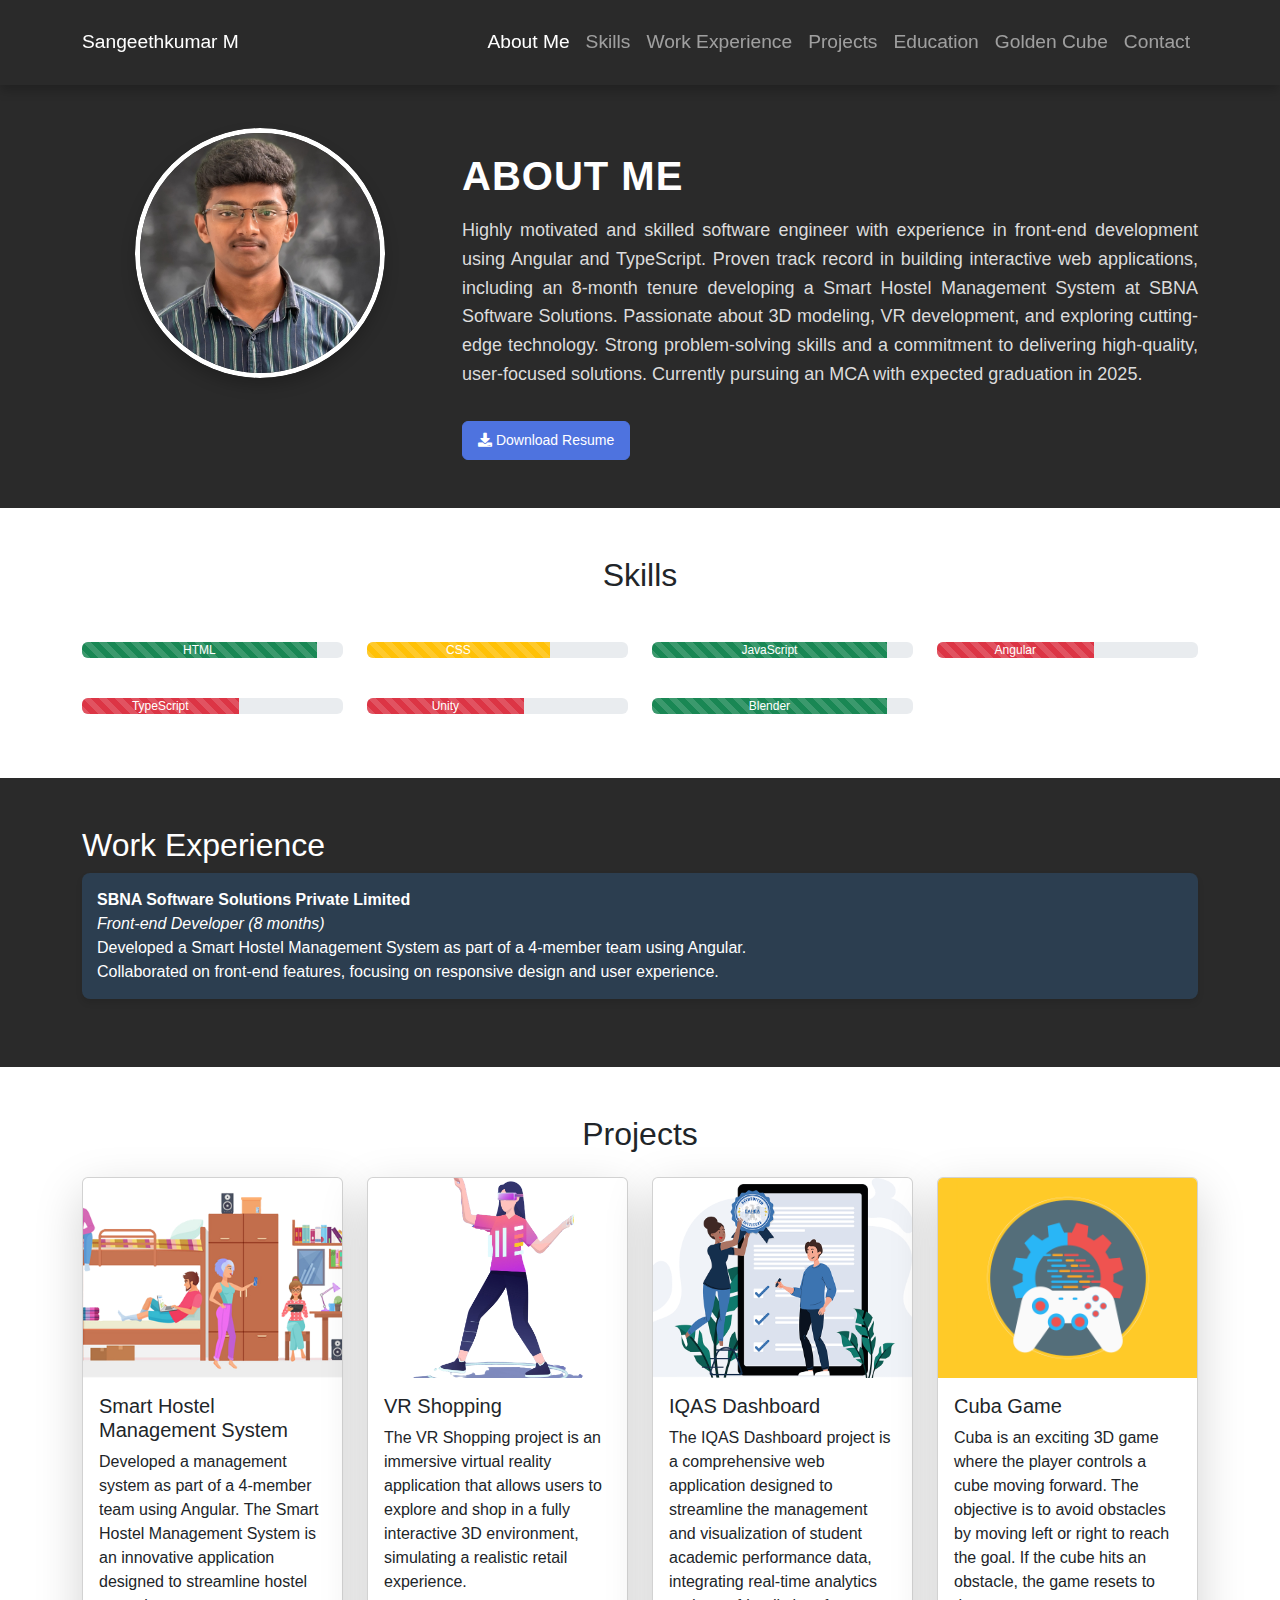
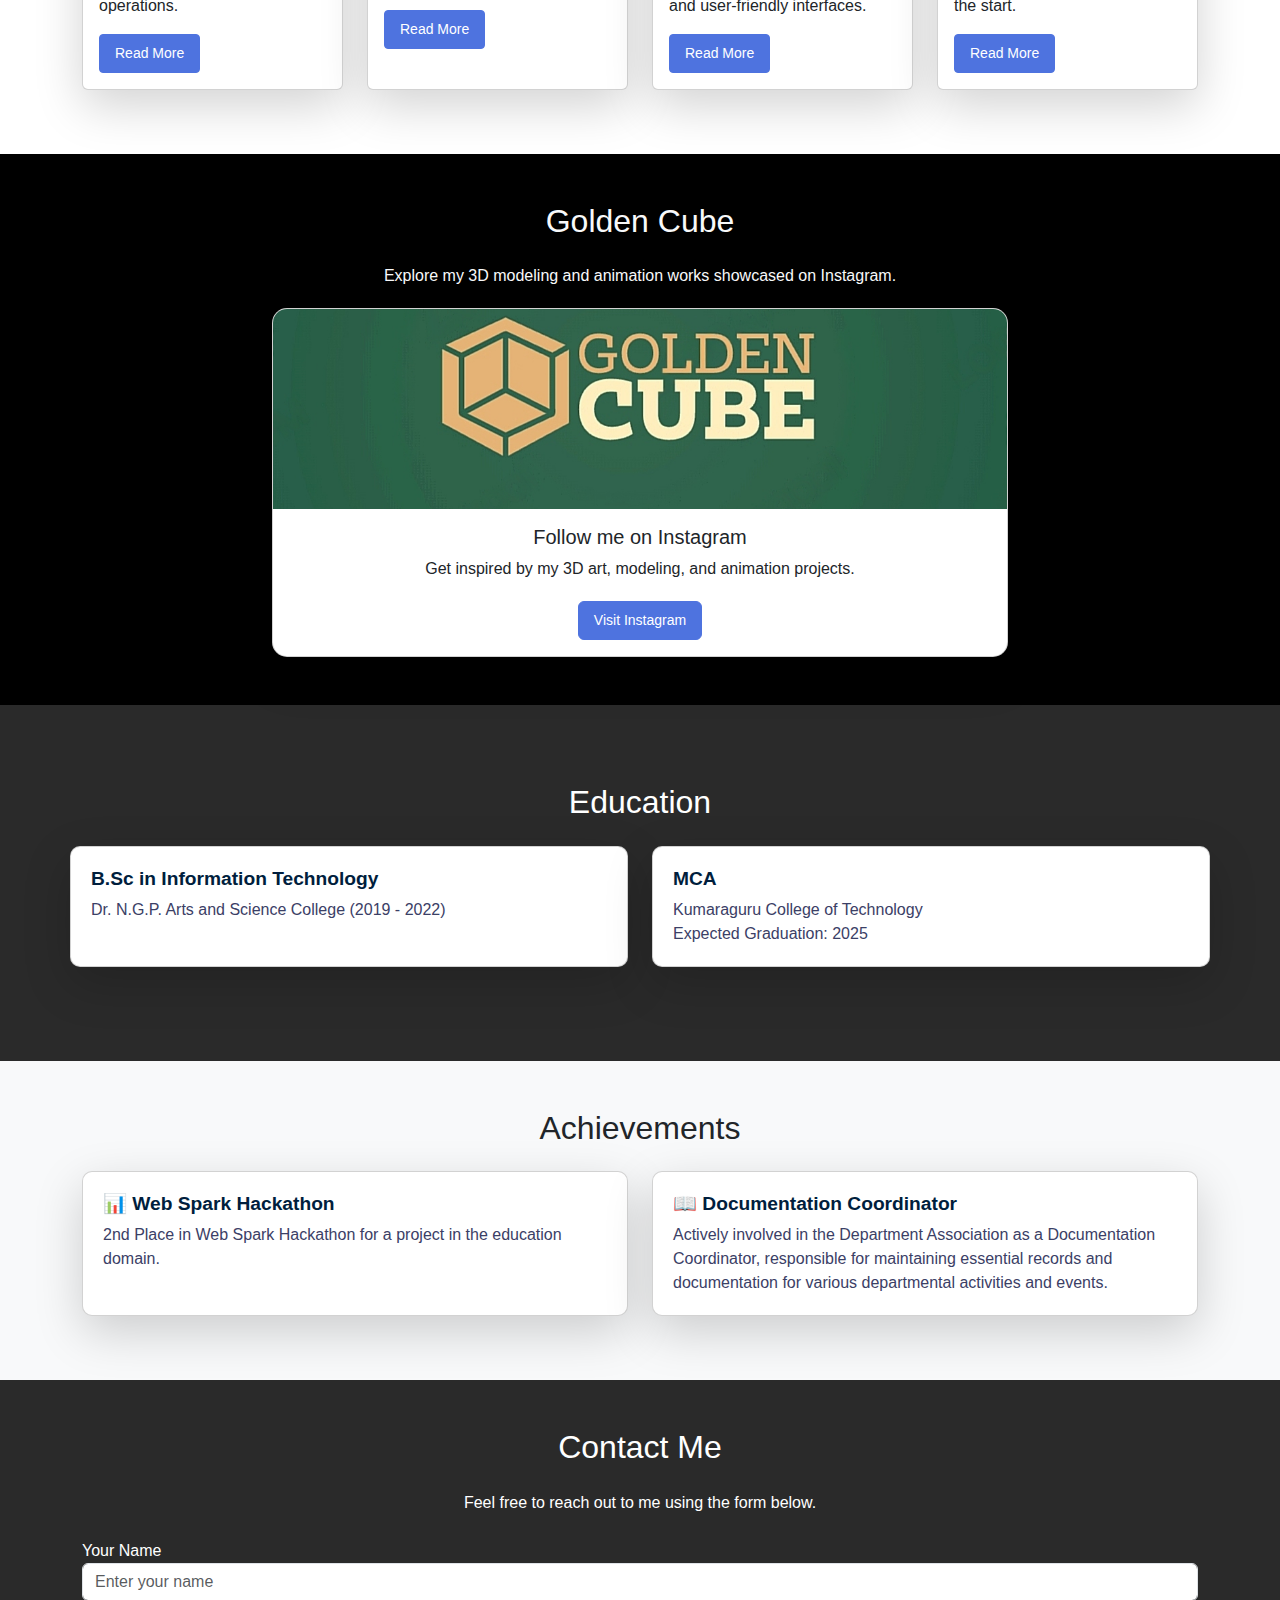
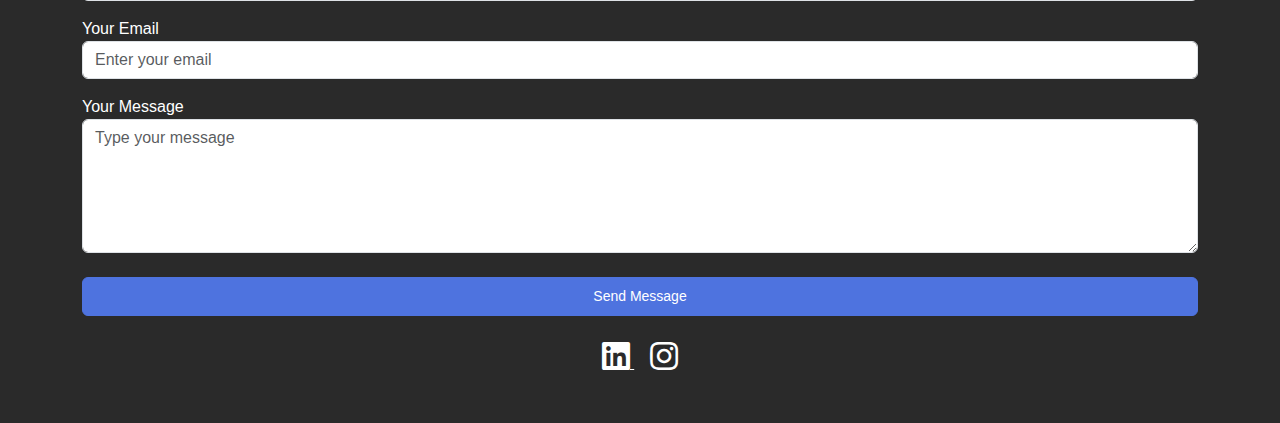
<file: index.html>
<!DOCTYPE html>
<html lang="en">

<head>
    <meta charset="UTF-8">
    <meta name="viewport" content="width=device-width, initial-scale=1.0">
    <title>Sangeethkumar Portfolio</title>
    <link href="https://cdn.jsdelivr.net/npm/bootstrap@5.3.0-alpha1/dist/css/bootstrap.min.css" rel="stylesheet">
    <link rel="stylesheet" href="style.css">
    <link href="https://cdnjs.cloudflare.com/ajax/libs/font-awesome/5.15.4/css/all.min.css" rel="stylesheet">
</head>

<body data-bs-spy="scroll" data-bs-target="#navbar" data-bs-offset="70">

    <!-- Navbar -->
    <nav class="navbar navbar-expand-lg navbar-dark bg-dark fixed-top">
        <div class="container">
            <a class="navbar-brand" href="#">Sangeethkumar M</a>
            <button class="navbar-toggler" type="button" data-bs-toggle="collapse" data-bs-target="#navbarNav"
                aria-controls="navbarNav" aria-expanded="false" aria-label="Toggle navigation">
                <span class="navbar-toggler-icon"></span>
            </button>
            <div class="collapse navbar-collapse" id="navbarNav">
                <ul class="navbar-nav ms-auto">
                    <li class="nav-item">
                        <a class="nav-link" href="#about">About Me</a>
                    </li>
                    <li class="nav-item">
                        <a class="nav-link" href="#skills">Skills</a>
                    </li>
                    <li class="nav-item">
                        <a class="nav-link" href="#work">Work Experience</a>
                    </li>
                    <li class="nav-item">
                        <a class="nav-link" href="#projects">Projects</a>
                    </li>
                    <li class="nav-item">
                        <a class="nav-link" href="#education">Education</a>
                    </li>
                    <li class="nav-item">
                        <a class="nav-link" href="#golden-cube">Golden Cube</a>
                    </li>
                    <li class="nav-item">
                        <a class="nav-link" href="#contact">Contact</a>
                    </li>
                </ul>
            </div>
        </div>
    </nav>


    <!-- About Me Section -->
<section id="about" class="py-5 bg-dark text-white">
    <div class="container">
        <div class="row">
            <div class="col-md-4 d-flex justify-content-center">
                <div class="photo-frame">
                    <img src="profile.jpeg" alt="Sangeethkumar" class="img-fluid rounded-circle shadow-lg about-img">
                </div>
            </div>
            <div class="col-md-8 pt-4">
                <h2 class="about-heading">About Me</h2>
                <p class="about-text">Highly motivated and skilled software engineer with experience in front-end
                    development using
                    Angular and TypeScript. Proven track record in building interactive web applications, including
                    an 8-month tenure developing a Smart Hostel Management System at SBNA Software Solutions.
                    Passionate about 3D modeling, VR development, and exploring cutting-edge technology. Strong
                    problem-solving skills and a commitment to delivering high-quality, user-focused solutions.
                    Currently pursuing an MCA with expected graduation in 2025.</p>
                <a href="Sangeethkumar_Resume.pdf" download="Sangeethkumar_Resume" class="btn btn-primary mt-3">
                    <i class="fas fa-download"></i> Download Resume
                </a>
            </div>
        </div>
    </div>
</section>




    <!-- Skills Section -->
    <section id="skills" class="py-5">
        <div class="container">
            <h2 class="text-center mb-4">Skills</h2>
            <div class="row">
                <div class="col-md-3 pt-4">
                    <div class="progress mb-3">
                        <div class="progress-bar progress-bar-striped progress-bar-animated bg-success"
                            role="progressbar" style="width: 90%" aria-valuenow="90" aria-valuemin="0"
                            aria-valuemax="100">HTML</div>
                    </div>
                </div>
                <div class="col-md-3 pt-4">
                    <div class="progress mb-3">
                        <div class="progress-bar progress-bar-striped progress-bar-animated bg-warning"
                            role="progressbar" style="width: 70%" aria-valuenow="70" aria-valuemin="0"
                            aria-valuemax="100">CSS</div>
                    </div>
                </div>
                <div class="col-md-3 pt-4">
                    <div class="progress mb-3">
                        <div class="progress-bar progress-bar-striped progress-bar-animated bg-success"
                            role="progressbar" style="width: 90%" aria-valuenow="90" aria-valuemin="0"
                            aria-valuemax="100">JavaScript</div>
                    </div>
                </div>
                <div class="col-md-3 pt-4">
                    <div class="progress mb-3">
                        <div class="progress-bar progress-bar-striped progress-bar-animated bg-danger"
                            role="progressbar" style="width: 60%" aria-valuenow="60" aria-valuemin="0"
                            aria-valuemax="100">Angular</div>
                    </div>
                </div>
                <div class="col-md-3 pt-4">
                    <div class="progress mb-3">
                        <div class="progress-bar progress-bar-striped progress-bar-animated bg-danger"
                            role="progressbar" style="width: 60%" aria-valuenow="60" aria-valuemin="0"
                            aria-valuemax="100">TypeScript</div>
                    </div>
                </div>
                <div class="col-md-3 pt-4">
                    <div class="progress mb-3">
                        <div class="progress-bar progress-bar-striped progress-bar-animated bg-danger"
                            role="progressbar" style="width: 60%" aria-valuenow="60" aria-valuemin="0"
                            aria-valuemax="100">Unity</div>
                    </div>
                </div>
                <div class="col-md-3 pt-4">
                    <div class="progress mb-3">
                        <div class="progress-bar progress-bar-striped progress-bar-animated bg-success"
                            role="progressbar" style="width: 90%" aria-valuenow="90" aria-valuemin="0"
                            aria-valuemax="100">Blender</div>
                    </div>
                </div>
            </div>
        </div>
    </section>

    <!-- Work Experience Section -->
    <section id="work-experience" class="py-5 bg-dark text-white">
        <div class="container">
            <div class="row">
                <div class="col-12">
                    <h2>Work Experience</h2>
                    <p class="work-experience">
                        <strong>SBNA Software Solutions Private Limited</strong><br>
                        <em>Front-end Developer (8 months)</em><br>
                        Developed a Smart Hostel Management System as part of a 4-member team using Angular.<br>
                        Collaborated on front-end features, focusing on responsive design and user experience.
                    </p>
                </div>
            </div>
        </div>
    </section>


    <!-- Projects Section -->
    <section id="projects" class="py-5">
        <div class="container">
            <h2 class="text-center mb-4">Projects</h2>
            <div class="row">
                <!-- Project 1 Card -->
                <div class="col-md-3 mb-3">
                    <div class="card shadow-lg h-100">
                        <img src="hostel.png" class="card-img-top" alt="Smart Hostel Management System">
                        <div class="card-body">
                            <h5 class="card-title">Smart Hostel Management System</h5>
                            <p class="card-text">Developed a management system as part of a 4-member team using Angular.
                                The Smart Hostel Management System is an innovative application designed to streamline
                                hostel operations.</p>
                            <a href="SmartHostel.html" class="btn btn-primary btn-sm">Read More</a>
                        </div>
                    </div>
                </div>

                <!-- Project 2 Card -->
                <div class="col-md-3 mb-3">
                    <div class="card shadow-lg h-100">
                        <img src="VR shopping.png" class="card-img-top" alt="VR Shopping">
                        <div class="card-body">
                            <h5 class="card-title">VR Shopping</h5>
                            <p class="card-text">The VR Shopping project is an immersive virtual reality application
                                that allows users to explore and shop in a fully interactive 3D environment, simulating
                                a realistic retail experience.</p>
                            <a href="vr_shopping.html" class="btn btn-primary btn-sm">Read More</a>
                        </div>
                    </div>
                </div>

                <!-- Project 3 Card -->
                <div class="col-md-3 mb-3">
                    <div class="card shadow-lg h-100">
                        <img src="accreditation_standards.png" class="card-img-top" alt="IQAS Dashboard">
                        <div class="card-body">
                            <h5 class="card-title">IQAS Dashboard</h5>
                            <p class="card-text">The IQAS Dashboard project is a comprehensive web application designed
                                to streamline the management and visualization of student academic performance data,
                                integrating real-time analytics and user-friendly interfaces.</p>
                            <a href="iqas.html" class="btn btn-primary btn-sm">Read More</a>
                        </div>
                    </div>
                </div>

                <!-- Project 4 Card -->
                <div class="col-md-3 mb-3">
                    <div class="card shadow-lg h-100">
                        <img src="cuba.png" class="card-img-top" alt="Cuba Game">
                        <div class="card-body">
                            <h5 class="card-title">Cuba Game</h5>
                            <p class="card-text">Cuba is an exciting 3D game where the player controls a cube moving
                                forward. The objective is to avoid obstacles by moving left or right to reach the goal.
                                If the cube hits an obstacle, the game resets to the start.</p>
                            <a href="quba.html" class="btn btn-primary btn-sm">Read More</a>
                        </div>
                    </div>
                </div>
            </div>
        </div>
    </section>

    <!-- Instagram Section -->
    <section id="golden-cube" class="py-5" style="background-color: #000;">
        <div class="container">
            <h2 class="text-center mb-4 text-light">Golden Cube</h2>
            <p class="text-center text-light">Explore my 3D modeling and animation works showcased on Instagram.</p>
            <div class="row justify-content-center">
                <div class="col-md-8">
                    <div class="card shadow-lg">
                        <img src="Insta logo.jpeg" class="card-img-top" alt="Golden Cube Instagram Preview">
                        <div class="card-body text-center">
                            <h5 class="card-title">Follow me on Instagram</h5>
                            <p class="card-text">Get inspired by my 3D art, modeling, and animation projects.</p>
                            <a href="https://www.instagram.com/__golden_cube_/profilecard/?igsh=MWRpd2V0NXpnMWxsMQ=="
                                target="_blank" class="btn btn-primary">Visit Instagram</a>
                        </div>
                    </div>
                </div>
            </div>
        </div>
    </section>



    <!-- Education Section -->
    <section id="education" class="py-5 bg-dark text-white">
        <div class="container">
            <h2 class="text-center mb-4">Education</h2>
            <div class="row">
                <!-- Card 1: B.Sc in Information Technology -->
                <div class="col-md-6 mb-3">
                    <div class="card shadow-lg h-100">
                        <div class="card-body">
                            <h5 class="card-title">B.Sc in Information Technology</h5>
                            <p class="card-text">Dr. N.G.P. Arts and Science College (2019 - 2022)</p>
                        </div>
                    </div>
                </div>

                <!-- Card 2: MCA -->
                <div class="col-md-6 mb-3">
                    <div class="card shadow-lg h-100">
                        <div class="card-body">
                            <h5 class="card-title">MCA</h5>
                            <p class="card-text">Kumaraguru College of Technology<br>
                                Expected Graduation: 2025</p>
                        </div>
                    </div>
                </div>
            </div>
        </div>
    </section>



    <!-- Achievements Section -->
    <section id="achievements" class="py-5">
        <div class="container">
            <h2 class="text-center mb-4">Achievements</h2>
            <div class="row">
                <!-- Achievement 1 -->
                <div class="col-md-6 mb-3">
                    <div class="card shadow-lg bg-white">
                        <div class="card-body">
                            <h5 class="card-title">📊 Web Spark Hackathon</h5>
                            <p class="card-text">2nd Place in Web Spark Hackathon for a project in the education domain.
                            </p>
                        </div>
                    </div>
                </div>

                <!-- Achievement 2 -->
                <div class="col-md-6 mb-3">
                    <div class="card shadow-lg bg-white">
                        <div class="card-body">
                            <h5 class="card-title">📖 Documentation Coordinator</h5>
                            <p class="card-text">Actively involved in the Department Association as a Documentation
                                Coordinator, responsible for maintaining essential records and documentation for various
                                departmental activities and events.</p>
                        </div>
                    </div>
                </div>
            </div>
        </div>
    </section>


    <!-- Contact Section -->
    <section id="contact" class="py-5 bg-dark text-white">
        <div class="container">
            <h2 class="text-center mb-4">Contact Me</h2>
            <p class="text-center">Feel free to reach out to me using the form below.</p>
            <form id="contactForm" action="https://formspree.io/f/mnnqoyzb" method="POST" class="mt-4">
                <div class="form-group">
                    <label for="name">Your Name</label>
                    <input type="text" id="name" name="name" class="form-control" placeholder="Enter your name"
                        required>
                </div>
                <div class="form-group mt-3">
                    <label for="email">Your Email</label>
                    <input type="email" id="email" name="email" class="form-control" placeholder="Enter your email"
                        required>
                </div>
                <div class="form-group mt-3">
                    <label for="message">Your Message</label>
                    <textarea id="message" name="message" class="form-control" rows="5" placeholder="Type your message"
                        required></textarea>
                </div>
                <button type="submit" class="btn btn-primary mt-4 w-100">Send Message</button>
                <div id="loadingIndicator" class="text-center mt-3" style="display: none;">
                    <div class="spinner-border text-primary" role="status">
                        <span class="sr-only">Sending...</span>
                    </div>
                    <p>Sending your message...</p>
                </div>
            </form>
            <div class="mt-4 text-center">
                <!-- LinkedIn Icon -->
                <a href="https://www.linkedin.com/in/sangeethkumar-m-link" target="_blank" class="text-white mx-2">
                    <i class="fab fa-linkedin fa-2x"></i>
                </a>
                <!-- Instagram Icon -->
                <a href="https://www.instagram.com/__golden_cube_/profilecard/?igsh=MWRpd2V0NXpnMWxsMQ=="
                    target="_blank" class="text-white mx-2">
                    <i class="fab fa-instagram fa-2x"></i>
                </a>
            </div>
        </div>
    </section>

    <script>
        // Add event listener to show loading animation
        document.getElementById('contactForm').addEventListener('submit', function (event) {
            const loadingIndicator = document.getElementById('loadingIndicator');
            loadingIndicator.style.display = 'block';
        });
    </script>



    <script src="https://cdn.jsdelivr.net/npm/bootstrap@5.3.0-alpha1/dist/js/bootstrap.bundle.min.js"></script>
    <script src="script.js"></script>
</body>

</html>
</file>
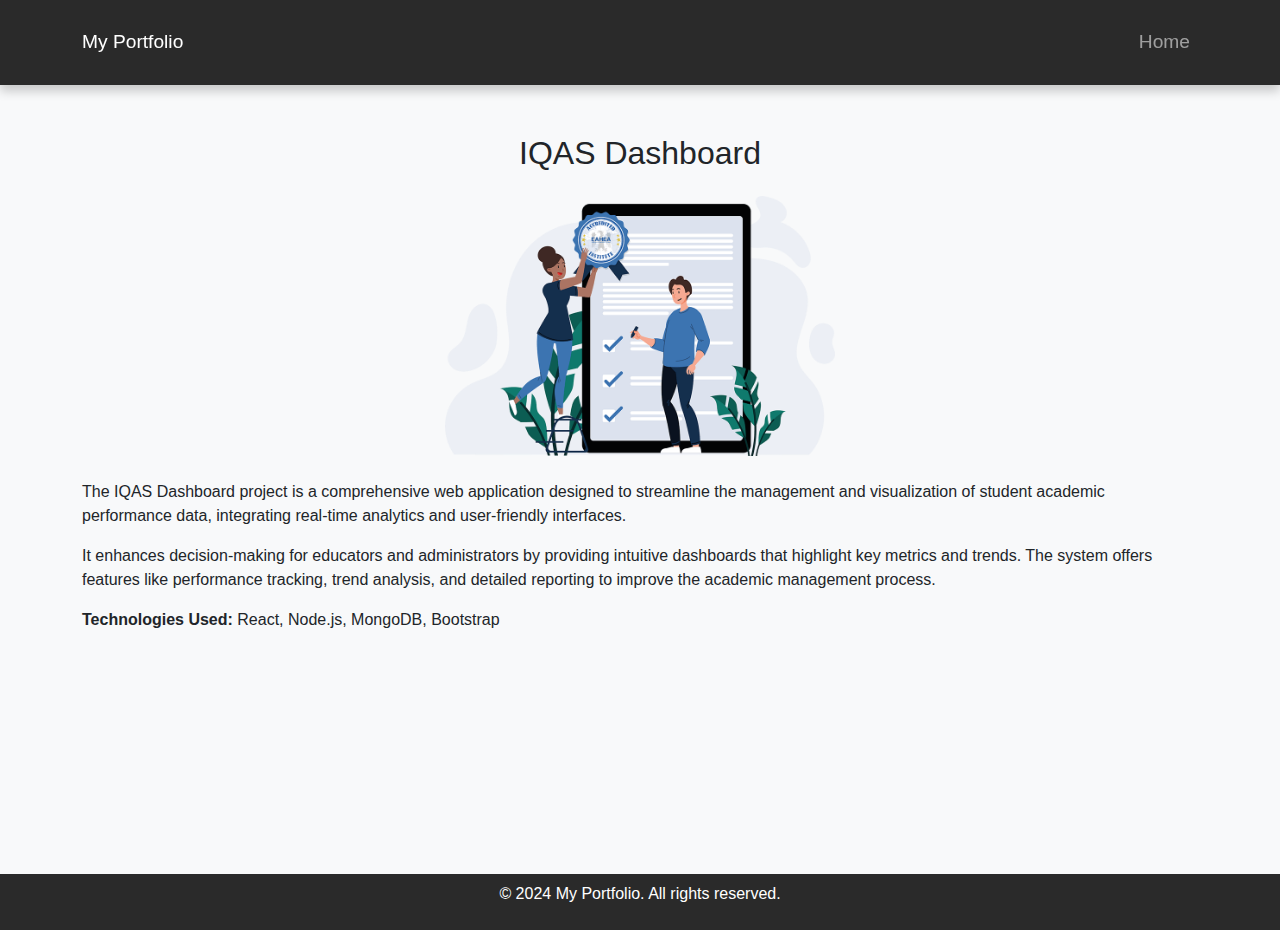
<file: iqas.html>
<!DOCTYPE html>
<html lang="en">
<head>
    <meta charset="UTF-8">
    <meta name="viewport" content="width=device-width, initial-scale=1.0">
    <title>IQAS Dashboard - Project Details</title>
    <link href="https://cdn.jsdelivr.net/npm/bootstrap@5.3.0-alpha1/dist/css/bootstrap.min.css" rel="stylesheet">
    <link rel="stylesheet" href="style.css">
    <style>
        /* Ensure the body takes full height and the footer stays at the bottom */
        html, body {
            height: 100%;
            margin: 0;
        }
        
        .content {
            min-height: calc(100vh - 56px - 56px); /* Account for navbar and footer height */
            padding-bottom: 56px; /* Ensure content doesn't get overlapped by footer */
        }
        
        footer {
            position: relative;
            bottom: 0;
            width: 100%;
        }
        .project-image {
            max-width: 35%;
            /* Limits the image to the width of its container */
            height: auto;
            /* Maintains the aspect ratio */
            display: block;
            /* Prevents extra space below the image */
            margin: 0 auto;
            /* Centers the image horizontally */
        }
    </style>
</head>
<body class="bg-light">
  <!-- Navbar -->
  <nav class="navbar navbar-expand-lg navbar-dark bg-dark fixed-top">
    <div class="container">
      <a class="navbar-brand" href="#">My Portfolio</a>
      <button class="navbar-toggler" type="button" data-bs-toggle="collapse" data-bs-target="#navbarNav" aria-controls="navbarNav" aria-expanded="false" aria-label="Toggle navigation">
        <span class="navbar-toggler-icon"></span>
      </button>
      <div class="collapse navbar-collapse" id="navbarNav">
        <ul class="navbar-nav ms-auto">
          <li class="nav-item">
            <a class="nav-link" href="index.html#about">Home</a> <!-- Link to the about section of index.html -->
          </li>
        </ul>
      </div>
    </div>
  </nav>

  <!-- Back Button to Project Page -->
  <section id="back-button" class="py-4">
    <div class="container">
        <a href="index.html" class="btn btn-secondary">Back to Projects</a>
    </div>
  </section>

  <!-- Project Detail Section -->
  <section id="project-detail" class="py-5 content">
    <div class="container">
        <div class="row">
            <div class="col-md-12">
                <h2 class="text-center mb-4">IQAS Dashboard</h2>
                <img src="accreditation_standards.png" class="img-fluid mb-4 project-image" alt="IQAS Dashboard">
                <p>The IQAS Dashboard project is a comprehensive web application designed to streamline the management and visualization of student academic performance data, integrating real-time analytics and user-friendly interfaces.</p>
                <p>It enhances decision-making for educators and administrators by providing intuitive dashboards that highlight key metrics and trends. The system offers features like performance tracking, trend analysis, and detailed reporting to improve the academic management process.</p>
                <p><strong>Technologies Used:</strong> React, Node.js, MongoDB, Bootstrap</p>
            </div>
        </div>
    </div>
  </section>

  <!-- Footer -->
  <footer class="bg-dark text-white text-center py-2">
    <p>&copy; 2024 My Portfolio. All rights reserved.</p>
  </footer>

  <script src="https://cdn.jsdelivr.net/npm/bootstrap@5.3.0-alpha1/dist/js/bootstrap.bundle.min.js"></script>
</body>
</html>
</file>
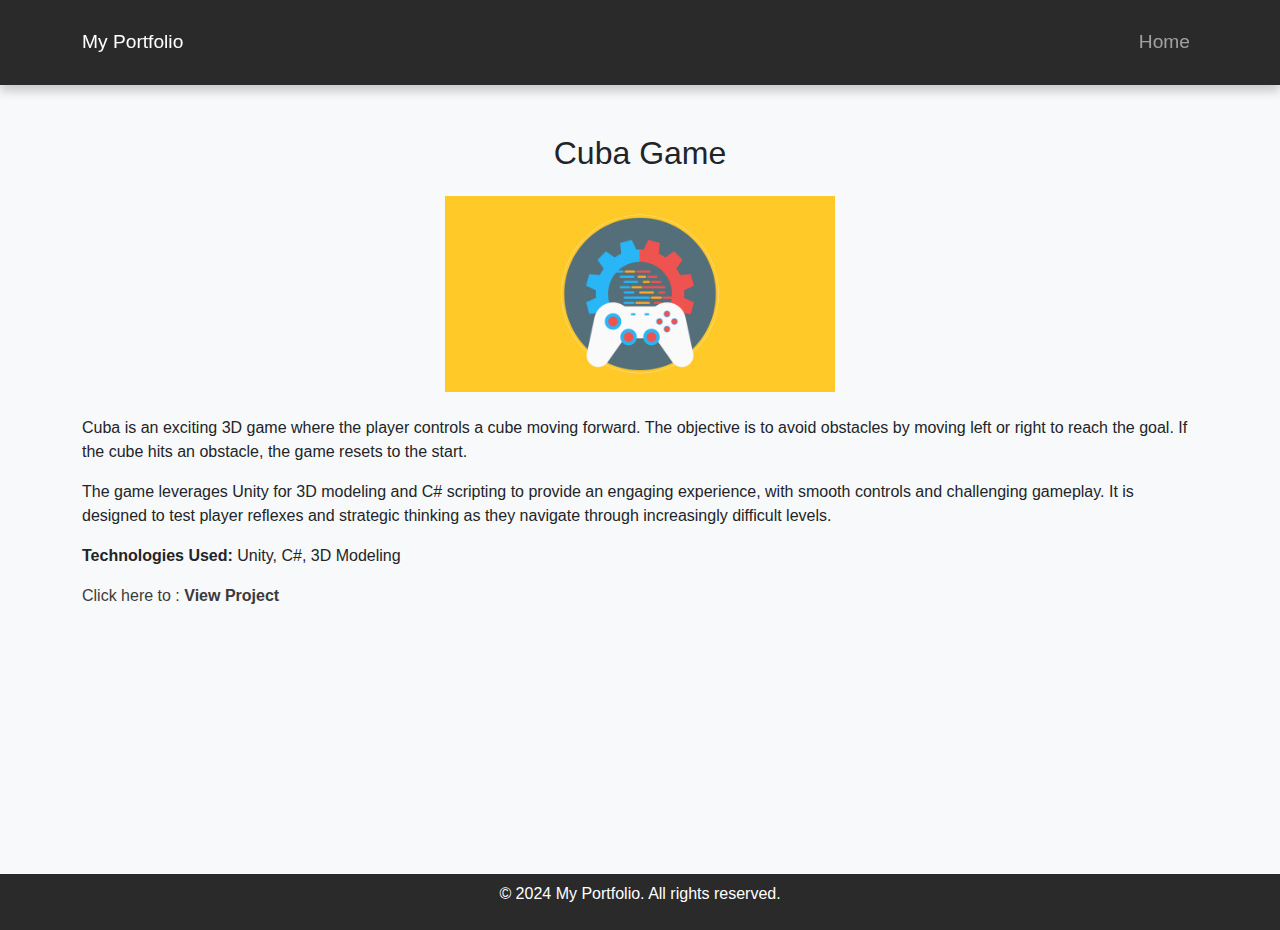
<file: quba.html>
<!DOCTYPE html>
<html lang="en">
<head>
    <meta charset="UTF-8">
    <meta name="viewport" content="width=device-width, initial-scale=1.0">
    <title>Cuba - Project Details</title>
    <link href="https://cdn.jsdelivr.net/npm/bootstrap@5.3.0-alpha1/dist/css/bootstrap.min.css" rel="stylesheet">
    <link rel="stylesheet" href="style.css">
    <style>
        /* Ensure the body takes full height and the footer stays at the bottom */
        html, body {
            height: 100%;
            margin: 0;
        }
        
        .content {
            min-height: calc(100vh - 56px - 56px); /* Account for navbar and footer height */
            padding-bottom: 56px; /* Ensure content doesn't get overlapped by footer */
        }
        
        footer {
            position: relative;
            bottom: 0;
            width: 100%;
        }
        .project-image {
            max-width: 35%;
            /* Limits the image to the width of its container */
            height: auto;
            /* Maintains the aspect ratio */
            display: block;
            /* Prevents extra space below the image */
            margin: 0 auto;
            /* Centers the image horizontally */
        }
    </style>
</head>
<body class="bg-light">
  <!-- Navbar -->
  <nav class="navbar navbar-expand-lg navbar-dark bg-dark fixed-top">
    <div class="container">
      <a class="navbar-brand" href="#">My Portfolio</a>
      <button class="navbar-toggler" type="button" data-bs-toggle="collapse" data-bs-target="#navbarNav" aria-controls="navbarNav" aria-expanded="false" aria-label="Toggle navigation">
        <span class="navbar-toggler-icon"></span>
      </button>
      <div class="collapse navbar-collapse" id="navbarNav">
        <ul class="navbar-nav ms-auto">
          <li class="nav-item">
            <a class="nav-link" href="index.html#about">Home</a> <!-- Link to the about section of index.html -->
          </li>
        </ul>
      </div>
    </div>
  </nav>

  <!-- Back Button to Project Page -->
  <section id="back-button" class="py-4">
    <div class="container">
        <a href="index.html" class="btn btn-secondary">Back to Projects</a>
    </div>
  </section>

<!-- Project Detail Section -->
<section id="project-detail" class="py-5 content">
    <div class="container">
      <div class="row">
        <div class="col-md-12">
          <h2 class="text-center mb-4">Cuba Game</h2>
          <img src="cuba.png" class="img-fluid mb-4 project-image" alt="Cuba Game">
          <p>Cuba is an exciting 3D game where the player controls a cube moving forward. The objective is to avoid obstacles by moving left or right to reach the goal. If the cube hits an obstacle, the game resets to the start.</p>
          <p>The game leverages Unity for 3D modeling and C# scripting to provide an engaging experience, with smooth controls and challenging gameplay. It is designed to test player reflexes and strategic thinking as they navigate through increasingly difficult levels.</p>
          <p><strong>Technologies Used:</strong> Unity, C#, 3D Modeling</p>
          <a href="https://youtu.be/ZvDJIbTyPLQ?si=5R775HdCAB5PYhES" target="_blank" style="text-decoration: none; color: rgb(59, 59, 59);">Click here to : <strong>View Project</strong></a>
        </div>
      </div>
    </div>
  </section>
  

  <!-- Footer -->
  <footer class="bg-dark text-white text-center py-2">
    <p>&copy; 2024 My Portfolio. All rights reserved.</p>
  </footer>

  <script src="https://cdn.jsdelivr.net/npm/bootstrap@5.3.0-alpha1/dist/js/bootstrap.bundle.min.js"></script>
</body>
</html>
</file>
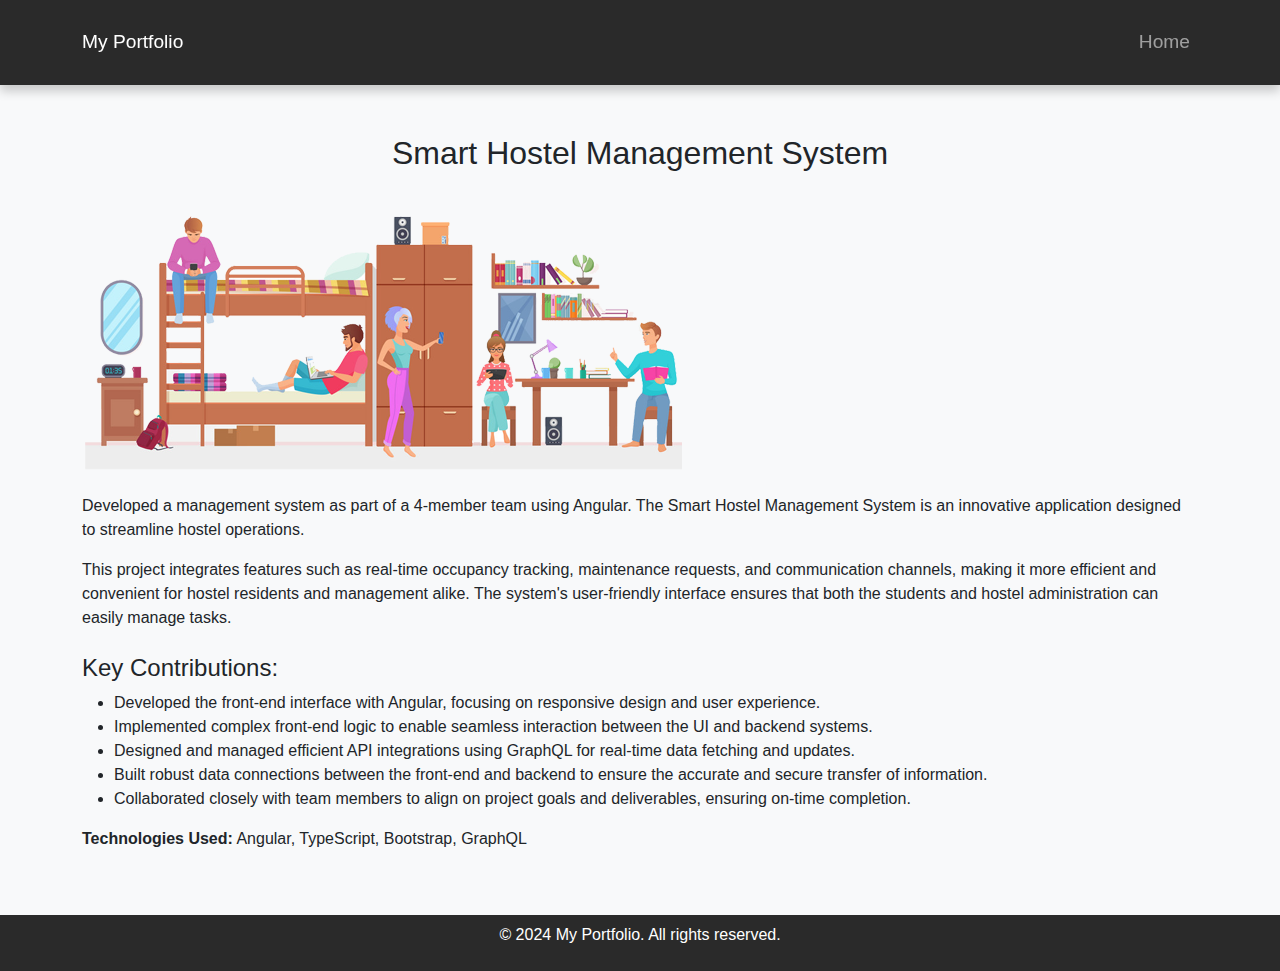
<file: SmartHostel.html>
<!DOCTYPE html>
<html lang="en">
<head>
    <meta charset="UTF-8">
    <meta name="viewport" content="width=device-width, initial-scale=1.0">
    <title>Smart Hostel Management System - Project Details</title>
    <link href="https://cdn.jsdelivr.net/npm/bootstrap@5.3.0-alpha1/dist/css/bootstrap.min.css" rel="stylesheet">
    <link rel="stylesheet" href="style.css">
    <style>
        /* Ensure the body takes full height and the footer stays at the bottom */
        html, body {
            height: 100%;
            margin: 0;
        }
        
        .content {
            min-height: calc(100vh - 56px - 56px); /* Account for navbar and footer height */
            padding-bottom: 56px; /* Ensure content doesn't get overlapped by footer */
        }
        
        footer {
            position: relative;
            bottom: 0;
            width: 100%;
        }
    </style>
</head>
<body class="bg-light">
  <!-- Navbar -->
  <nav class="navbar navbar-expand-lg navbar-dark bg-dark fixed-top">
    <div class="container">
      <a class="navbar-brand" href="#">My Portfolio</a>
      <button class="navbar-toggler" type="button" data-bs-toggle="collapse" data-bs-target="#navbarNav" aria-controls="navbarNav" aria-expanded="false" aria-label="Toggle navigation">
        <span class="navbar-toggler-icon"></span>
      </button>
      <div class="collapse navbar-collapse" id="navbarNav">
        <ul class="navbar-nav ms-auto">
          <li class="nav-item">
            <a class="nav-link" href="index.html#about">Home</a> <!-- Link to the about section of index.html -->
          </li>
        </ul>
      </div>
    </div>
  </nav>

  <!-- Back Button to Project Page -->
  <section id="back-button" class="py-4">
    <div class="container">
        <a href="index.html" class="btn btn-secondary">Back to Projects</a>
    </div>
  </section>

<!-- Project Detail Section -->
<section id="project-detail" class="py-5 content">
  <div class="container">
      <div class="row">
          <div class="col-md-12">
              <h2 class="text-center mb-4">Smart Hostel Management System</h2>
              <img src="hostel.png" class="img-fluid mb-4" alt="Smart Hostel Management System">
              <p>Developed a management system as part of a 4-member team using Angular. The Smart Hostel Management System is an innovative application designed to streamline hostel operations.</p>
              <p>This project integrates features such as real-time occupancy tracking, maintenance requests, and communication channels, making it more efficient and convenient for hostel residents and management alike. The system's user-friendly interface ensures that both the students and hostel administration can easily manage tasks.</p>
              <h4 class="mt-4">Key Contributions:</h4>
              <ul>
                  <li>Developed the front-end interface with Angular, focusing on responsive design and user experience.</li>
                  <li>Implemented complex front-end logic to enable seamless interaction between the UI and backend systems.</li>
                  <li>Designed and managed efficient API integrations using GraphQL for real-time data fetching and updates.</li>
                  <li>Built robust data connections between the front-end and backend to ensure the accurate and secure transfer of information.</li>
                  <li>Collaborated closely with team members to align on project goals and deliverables, ensuring on-time completion.</li>
              </ul>
              <p><strong>Technologies Used:</strong> Angular, TypeScript, Bootstrap, GraphQL</p>
          </div>
      </div>
  </div>
</section>

  <!-- Footer -->
  <footer class="bg-dark text-white text-center py-2">
    <p>&copy; 2024 My Portfolio. All rights reserved.</p>
  </footer>

  <script src="https://cdn.jsdelivr.net/npm/bootstrap@5.3.0-alpha1/dist/js/bootstrap.bundle.min.js"></script>
</body>
</html>
</file>
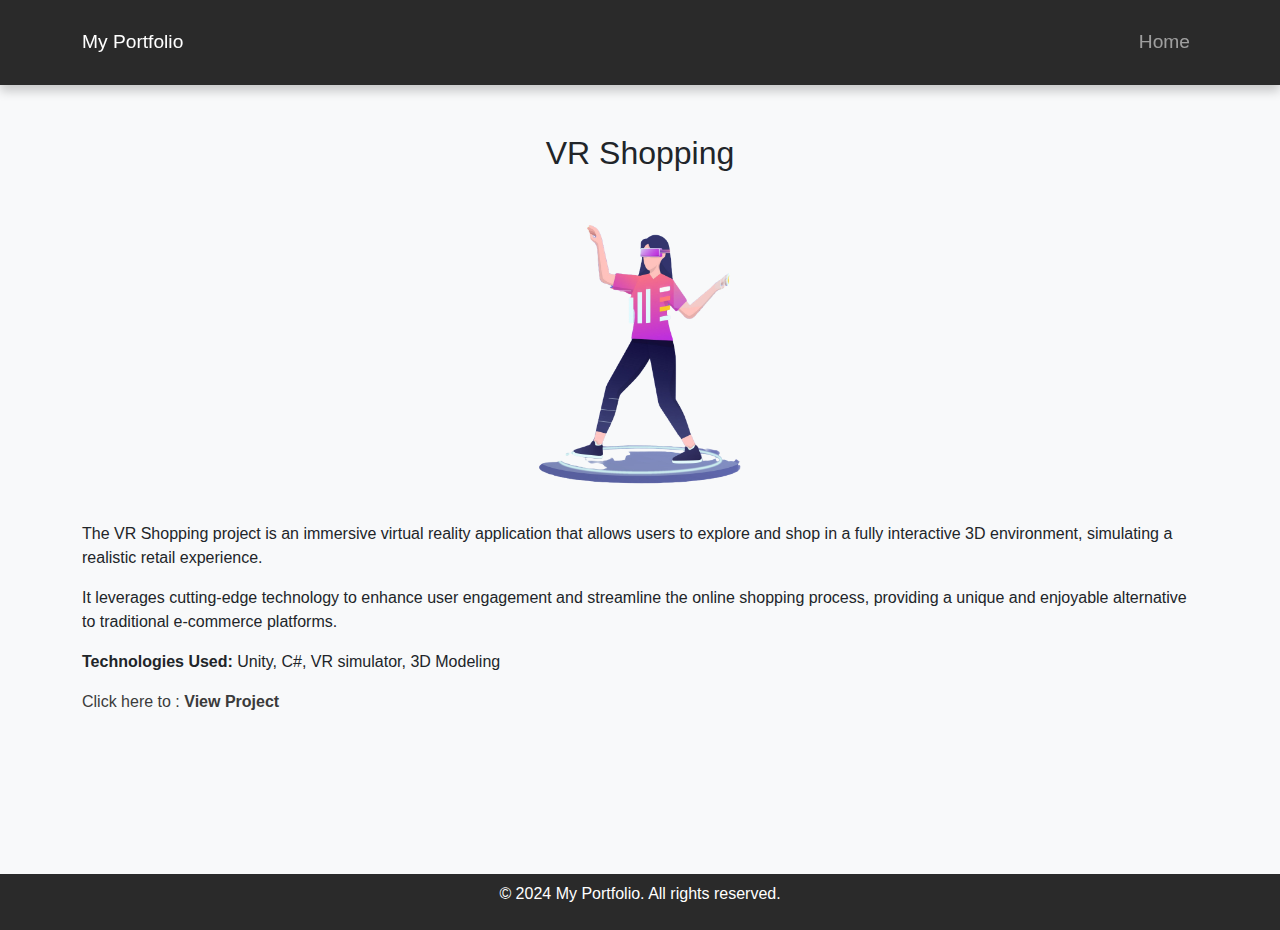
<file: vr_shopping.html>
<!DOCTYPE html>
<html lang="en">

<head>
    <meta charset="UTF-8">
    <meta name="viewport" content="width=device-width, initial-scale=1.0">
    <title>VR Shopping - Project Details</title>
    <link href="https://cdn.jsdelivr.net/npm/bootstrap@5.3.0-alpha1/dist/css/bootstrap.min.css" rel="stylesheet">
    <link rel="stylesheet" href="style.css">
    <style>
        /* Ensure the body takes full height and the footer stays at the bottom */
        html,
        body {
            height: 100%;
            margin: 0;
        }

        .content {
            min-height: calc(100vh - 56px - 56px);
            /* Account for navbar and footer height */
            padding-bottom: 56px;
            /* Ensure content doesn't get overlapped by footer */
        }

        footer {
            position: relative;
            bottom: 0;
            width: 100%;
        }

        /* Ensures the image doesn't exceed the container width */
        .project-image {
            max-width: 27%;
            /* Limits the image to the width of its container */
            height: auto;
            /* Maintains the aspect ratio */
            display: block;
            /* Prevents extra space below the image */
            margin: 0 auto;
            /* Centers the image horizontally */
        }
    </style>
</head>

<body class="bg-light">
    <!-- Navbar -->
    <nav class="navbar navbar-expand-lg navbar-dark bg-dark fixed-top">
        <div class="container">
            <a class="navbar-brand" href="#">My Portfolio</a>
            <button class="navbar-toggler" type="button" data-bs-toggle="collapse" data-bs-target="#navbarNav"
                aria-controls="navbarNav" aria-expanded="false" aria-label="Toggle navigation">
                <span class="navbar-toggler-icon"></span>
            </button>
            <div class="collapse navbar-collapse" id="navbarNav">
                <ul class="navbar-nav ms-auto">
                    <li class="nav-item">
                        <a class="nav-link" href="index.html#about">Home</a>
                        <!-- Link to the about section of index.html -->
                    </li>
                </ul>
            </div>
        </div>
    </nav>

    <!-- Back Button to Project Page -->
    <section id="back-button" class="py-4">
        <div class="container">
            <a href="index.html" class="btn btn-secondary">Back to Projects</a>
        </div>
    </section>

    <!-- Project Detail Section -->
    <section id="project-detail" class="py-5 content">
        <div class="container">
            <div class="row">
                <div class="col-md-12">
                    <h2 class="text-center mb-4">VR Shopping</h2>
                    <img src="VR shopping.png" class="img-fluid mb-4 project-image" alt="VR Shopping">
                    <p>The VR Shopping project is an immersive virtual reality application that allows
                        users to explore and shop in a fully interactive 3D environment, simulating a realistic retail
                        experience.</p>
                    <p>It leverages cutting-edge technology to enhance user engagement and streamline the online
                        shopping process, providing a unique and enjoyable alternative to traditional e-commerce
                        platforms.</p>
                    <p><strong>Technologies Used:</strong> Unity, C#, VR simulator, 3D Modeling</p>
                    <a href="https://youtu.be/2WY3tAgzLu8?si=5xCEDgtW4Pq07gdv" target="_blank" style="text-decoration: none; color: rgb(59, 59, 59);">Click here to : <strong>View Project</strong></a>
                </div>
            </div>
        </div>
    </section>





    <!-- Footer -->
    <footer class="bg-dark text-white text-center py-2">
        <p>&copy; 2024 My Portfolio. All rights reserved.</p>
    </footer>

    <script src="https://cdn.jsdelivr.net/npm/bootstrap@5.3.0-alpha1/dist/js/bootstrap.bundle.min.js"></script>
</body>

</html>
</file>
<file: style.css>
body {
    font-family: 'Arial', sans-serif;
    overflow-x: hidden;
}

/* Navbar styles */
.navbar {
    transition: background-color 0.3s;
    padding: 20px 0;  /* Increase padding to make navbar larger */
    box-shadow: 0 4px 8px rgba(0, 0, 0, 0.1);  /* Add shadow effect */
    background-color: rgba(36, 36, 65, 0.8);
    box-shadow: 0 6px 10px rgba(0, 0, 0, 0.2);
}

.navbar.scrolled {
    background-color: rgba(36, 36, 65, 0.9);
}

/* Photo frame for About Me */
/* Photo frame for About Me */
.photo-frame {
    width: 200px;  /* Set a fixed width for the frame */
    height: 200px; /* Set a fixed height for the frame */
    border-radius: 50%;  /* Circular shape */
    overflow: hidden;
    box-shadow: 0px 8px 15px rgba(0, 0, 0, 0.2);
    display: flex;
    justify-content: center;
    align-items: center;
}

/* Increase the size of the profile photo */
.photo-frame img {
    width: 250px;  /* Adjust the width to make the photo larger */
    height: 250px; /* Keep the height same as width for a circular shape */
    object-fit: cover; /* Ensures the image covers the circle perfectly */
}

/* Optional: Add more shadow or border to the photo */
.photo-frame img {
    border: 5px solid #fff; /* White border around the profile picture */
    box-shadow: 0 8px 16px rgba(0, 0, 0, 0.3); /* Add a deeper shadow effect */
}



.card {
    transition: transform 0.3s ease, box-shadow 0.3s ease;
}

.card:hover {
    transform: translateY(-10px);
    box-shadow: 0px 15px 30px rgba(0, 0, 0, 0.2);
}

/* Dark background sections */
.bg-dark {
    background-color: #2a2a2a !important;
}

/* Smooth scrolling for the whole page */
html {
    scroll-behavior: smooth;
}

/* Add margin to create space between navbar and About Me section */
#about {
    margin-top: 80px;  /* Adjust this value to your liking */
}


/* Optional: Change the color of the navbar when it scrolls */
.navbar.scrolled {
    background-color: rgba(36, 36, 65, 0.9);
    box-shadow: 0 6px 12px rgba(0, 0, 0, 0.3);  /* Stronger shadow on scroll */
}

/* Customize navbar links */
.navbar a {
    font-size: 1.2rem;  /* Increase font size for better visibility */
}

/* Work Experience Styling */
.work-experience {
    background-color: #2c3e50; /* Dark background for work experience */
    padding: 15px; /* Add padding to the content */
    border-radius: 8px; /* Rounded corners */
    box-shadow: 0 4px 6px rgba(0, 0, 0, 0.1); /* Light shadow effect */
    margin-bottom: 20px; /* Space below each entry */
    transition: transform 0.3s ease; /* Smooth scaling transition */
}

/* Responsive adjustments */
@media (max-width: 768px) {
    .work-experience {
        font-size: 14px; /* Adjust font size for smaller screens */
        padding: 10px; /* Adjust padding for smaller screens */
    }
}

@media (max-width: 576px) {
    .work-experience {
        font-size: 12px; /* Further reduce font size for very small screens */
        padding: 8px; /* Adjust padding for even smaller screens */
    }
}

/* Hover effect for interactivity */
.work-experience:hover {
    transform: scale(1.05); /* Slightly enlarge the section on hover */
}

/* Custom Button Style */
.btn-primary {
    background-color: #4e73df; /* Bootstrap's primary color */
    border-color: #4e73df;
    padding: 8px 15px; /* Add some padding */
    font-size: 14px; /* Font size for the button */
    transition: background-color 0.3s ease; /* Smooth color transition */
}

/* Button hover effect */
.btn-primary:hover {
    background-color: #3a5bc0; /* Darker shade for hover effect */
    border-color: #3a5bc0;
}

/* Adding some spacing between buttons and content */
.card-body .btn {
    margin-top: 15px;
}

/* Make the card bodies have uniform height */
.card.h-100 {
    display: flex;
    flex-direction: column;
}

.card-body {
    flex-grow: 1; /* Ensure the body grows to fill the available space */
}

/* Ensure all cards have equal height */
.card {
    height: 100%;
}

/* Add some spacing for the cards */
.card-img-top {
    height: 200px;
    object-fit: cover; /* Ensure images cover the area without distortion */
}

/* Optional: Adjust button positioning for uniformity */
.card-body .btn {
    margin-top: auto; /* Push the button to the bottom of the card */
}

/* Change the text color to black inside the Education section */
#education .card-body {
    color: black;
}

/* Optional: Change the title color to black as well */
#education .card-title {
    color: black;
}
/* Education Section */
#education {
    background-color: #343a40;
    color: white;
}

#education .card {
    border-radius: 10px;
    transition: transform 0.3s ease, box-shadow 0.3s ease;
}

/* Adding a hover effect on the cards */
#education .card:hover {
    transform: translateY(-10px);
    box-shadow: 0 8px 15px rgba(0, 0, 0, 0.3);
}

/* Ensuring the cards have consistent height */
#education .card-body {
    padding: 20px;
}

#education .card-title {
    color: #001e3d;
    font-weight: bold;
    font-size: 1.2rem;
}

#education .card-text {
    font-size: 1rem;
    color: #3b4066;
}

/* Adding some padding to the section for better spacing */
#education .container {
    padding: 30px 0;
}

/* Adding margin to the card text */
#education .card-text br {
    margin-bottom: 5px;
}

/* Achievements Section */
#achievements {
    background-color: #f8f9fa; /* Light background for the section */
    padding-top: 40px;
    padding-bottom: 40px;
}

/* Card Styling */
#achievements .card {
    border-radius: 10px;
    box-shadow: 0 4px 10px rgba(0, 0, 0, 0.1);
    transition: transform 0.3s ease, box-shadow 0.3s ease;
}

/* Adding hover effect for the cards */
#achievements .card:hover {
    transform: translateY(-10px);
    box-shadow: 0 8px 15px rgba(0, 0, 0, 0.2);
}

/* Card Body */
#achievements .card-body {
    padding: 20px;
}

/* Title Style */
#achievements .card-title {
    font-size: 1.2rem;
    font-weight: bold;
    color: #001e3d; /* Blue color for titles */
}

/* Text Style */
#achievements .card-text {
    font-size: 1rem;
    color: #3b4066; /* Darker color for the text */
}

/* Responsive Layout: Cards should stay in a single row on large screens, and stack on smaller screens */
@media (max-width: 767px) {
    #achievements .col-md-6 {
        margin-bottom: 20px; /* Adds space between cards in small view */
    }
}

#golden-cube {
    padding: 40px 20px;
}

#golden-cube .card {
    border-radius: 15px;
    overflow: hidden;
    transition: transform 0.3s ease;
}

#golden-cube .card:hover {
    transform: scale(1.05);
}

#golden-cube h2, 
#golden-cube p {
    margin-bottom: 20px;
}

/* About Section Styling */
#about {
    background-color: #212529; /* Dark background for About Section */
    color: #ffffff;
    padding: 5rem 0;
}

.about-heading {
    font-size: 2.5rem;
    font-weight: 600;
    margin-bottom: 1rem;
    text-transform: uppercase;
    letter-spacing: 1px;
}

.about-text {
    font-size: 1.125rem;
    line-height: 1.6;
    color: #dcdcdc;
    font-weight: 400;
    text-align: justify;
}

.about-img {
    width: 80%;
    max-width: 250px;
    border: 5px solid #ffffff;
    box-shadow: 0 4px 10px rgba(0, 0, 0, 0.3);
}

.photo-frame {
    border-radius: 50%;
    overflow: hidden;
    width: 250px;
    height: 250px;
    display: flex;
    justify-content: center;
    align-items: center;
}

/* Responsive design */
@media (max-width: 767px) {
    .about-img {
        width: 60%;
    }

    .about-heading {
        font-size: 2rem;
    }

    .about-text {
        font-size: 1rem;
    }

    .col-md-4, .col-md-8 {
        text-align: center;
    }
}
</file>
